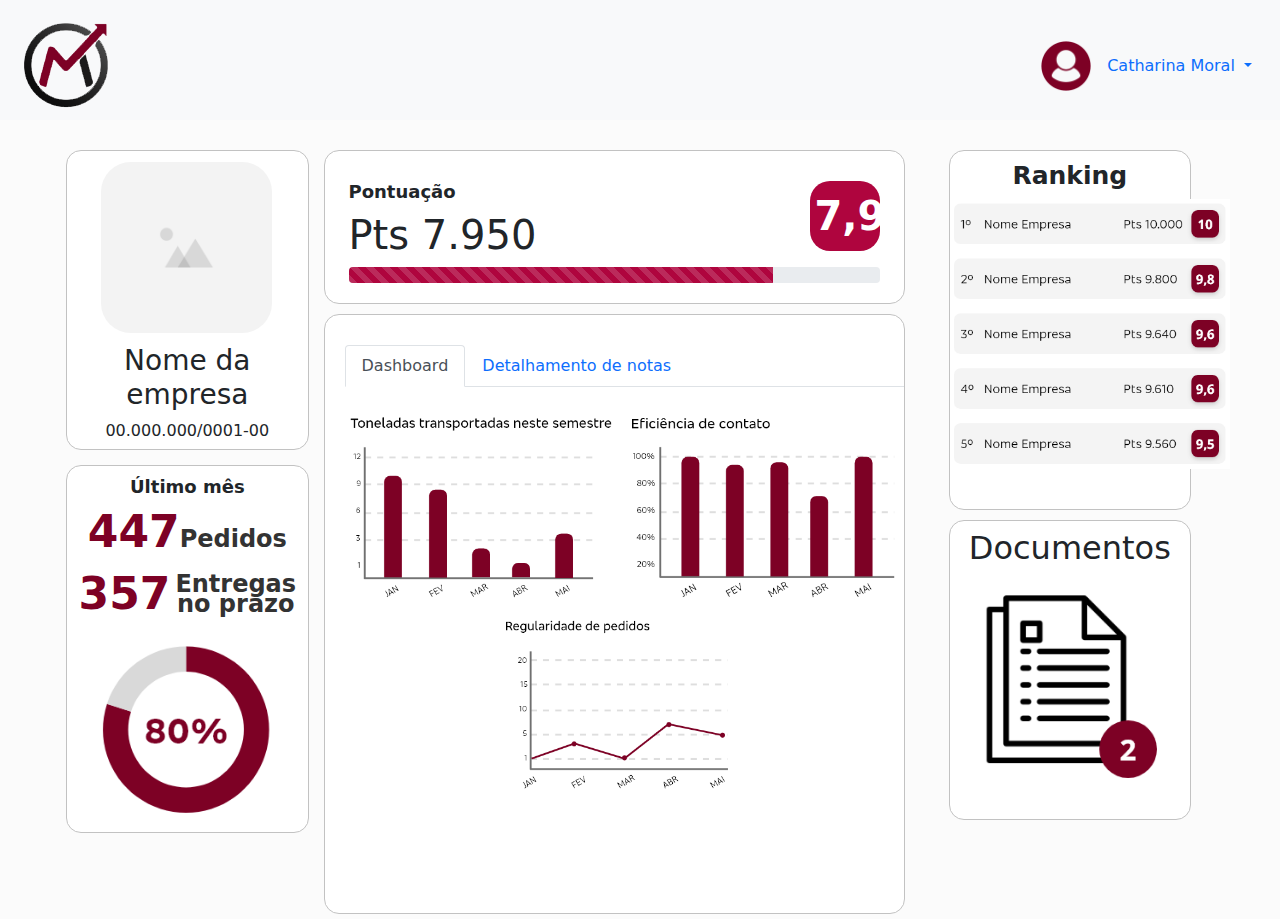
<file: index.html>
<!doctype html>
<html lang="pt-br">
  <head>
    <!-- Required meta tags -->
    <meta charset="utf-8">
    <meta name="viewport" content="width=device-width, initial-scale=1">

    <!-- CSS -->
    <link rel="stylesheet" href="css/main.css" />

    <title>Dashboard do Fornecedor</title>
  </head>
  <body>
 
         
        <!-- HEADER -->
            
            
            <nav class="navbar navbar-expand-lg navbar-light bg-light headerh">
                <div class="container-fluid">
                  <a class="navbar-brand" href="#">
                    <img src="./assets/imagens/logo.png" alt="Usuário" />
                  </a>
                  <button class="navbar-toggler" type="button" data-bs-toggle="collapse" data-bs-target="#navbarSupportedContent" aria-controls="navbarSupportedContent" aria-expanded="false" aria-label="Toggle navigation">
                    <span class="navbar-toggler-icon"></span>
                  </button>
                  <div class="collapse navbar-collapse" id="navbarSupportedContent">
                        <ul class="navbar-nav me-auto mb-2 mb-lg-0">
                        <li class="nav-item">
                            <a class="nav-link active" aria-current="page" href="#"></a>
                        </li>                                    
                        </ul>
                        
                    <img src="./assets/icones/user.png" alt="Usuário"  class="img-fluid img-user"/>
                    <div class="nav-item dropdown">
                        <a class="nav-link dropdown-toggle" href="#" id="navbarDropdown" role="button" data-bs-toggle="dropdown" aria-expanded="false">
                            Catharina Moral
                        </a>
                     <ul class="dropdown-menu" aria-labelledby="navbarDropdown">
                        <li><a class="dropdown-item" href="#">Perfil</a></li>
                        <li><a class="dropdown-item" href="#">Configurações</a></li>
                        <li><hr class="dropdown-divider"></li>
                        <li><a class="dropdown-item" href="#">Sair</a></li>
                      </ul>
                    </div>
                  </div>
                </div>
              </nav>
           
        <!-- FIM HEADER -->
        
          <div class="container">
              <div class="row px-3">
                  <div class="col">
                <div class="col-9 card-0">
                    <img class="py-2" src="./assets/imagens/image.png">
                    <h3>Nome da empresa</h3>
                    <p>00.000.000/0001-00</p>
                </div>
                <div class="col-9 card-2">
                
                    <h2>Último mês</h2>
                    <h3>447<span>Pedidos</span></h3>
                    <div class="horizontal center">
                    <h3>357</h3><p class="bold">Entregas <br/>no prazo</p>
                    </div>
                    <img src="./assets/imagens/gf-ciculo1.png">
                </div>
                </div>
                <div class="col-6 col-card ">
                    <div class="card-1 left-card  px-4">
                    <div class="aling-box ">
                        <div>
                            <h2>Pontuação</h2>
                            <h1>Pts 7.950</h1>
                       </div>
                        <div class="number">
                            <p>7,9</p>
                        </div>
                    </div>
                    <div class="progress">
                        <div class="progress-bar progress-bar-striped bg-danger" role="progressbar" style="width: 80%" aria-valuenow="80" aria-valuemin="0" aria-valuemax="80"></div>
                      </div>
                    </div>

                    <div class="card-1 left-card card-tab ">

                        
                      <!-- Tabs navs -->
<ul class="nav nav-tabs mb-3" id="ex1" role="tablist">
    <li class="nav-item" role="presentation">
      <a
        class="nav-link active"
        id="ex1-tab-1"
        data-mdb-toggle="tab"
        href="#ex1-tabs-1"
        role="tab"
        aria-controls="ex1-tabs-1"
        aria-selected="true"
        >Dashboard</a
      >
    </li>
    <li class="nav-item" role="presentation">
      <a
        class="nav-link"
        id="ex1-tab-2"
        data-mdb-toggle="tab"
        href="pages/tela7.html"
        role="tab"
        aria-controls="ex1-tabs-2"
        aria-selected="false"
        > Detalhamento de notas</a
      >
    </li>
   
  </ul>
  <!-- Tabs navs -->
  
  <!-- Tabs content -->
  <div class="tab-content" id="ex1-content">
    <div
      class="tab-pane fade show active"
      id="ex1-tabs-1"
      role="tabpanel"
      aria-labelledby="ex1-tab-1"
    >
      <img class="img-tab" src="./assets/imagens/gf-tab1.png">
    </div>
    <div class="tab-pane fade" id="ex1-tabs-2" role="tabpanel" aria-labelledby="ex1-tab-2">
      Tab 2 content
    </div>
    <div class="tab-pane fade" id="ex1-tabs-3" role="tabpanel" aria-labelledby="ex1-tab-3">
      Tab 3 content
    </div>
  </div>
  <!-- Tabs content -->
                    
                      </div>

                </div>
               
                
                <div class="col">
                        <div class="col-9 card-r ml-2">
                            <h2>Ranking</h2>
                            <img class="imgrank"src="./assets/imagens/tabela.png">
                        
                        </div>
                        <div class="col-9 card-r2 ml-2 mt-10">
                          <h2 class="py-2">Documentos</h2>
                          <button type="button" class="btn-primary button2" data-bs-toggle="modal" data-bs-target="#modal1">
                          <img class="imgdoc"src="./assets/imagens/img-doc.png">
                         </button>
                          <div class="modal" id="modal1">
                            <div class="modal-dialog">
                              <div class="modal-content">
                                <div class="modal-header txt-header">
                                  <h4>Documentos</h4>
                                  <button type="button" class="btn-close" data-bs-dismiss="modal"></button>
                                </div>
                                <div class="modal-body">

                                  <div class="table-responsive">
                                    <table class="table">
                                      
                                      <tbody>
                                        <tr class="col-md-6">
                                          
                                          <td class="col-6 txt-bold color-txt">Ficha cadastral</td>
                                          <td class="col-6">Até 25/10</td>
                                          <td class="td-modal col-4"><img src="./assets/icones/file.png"></td>
                                      
                                        </tr>
                                        <tr class="col-md-6">
                                          
                                          <td class="col-6 txt-bold color-txt">Contrato Social</td>
                                          <td class="col-8">Até 25/10</td>
                                          <td class="td-modal col-4"><img src="./assets/icones/file.png"></td>
                                      
                                        </tr>
                                        <tr class="col-md-6">
                                          
                                          <td class="col-6 txt-bold">Sintegra</td>
                                          <td class="col-6 td-enviado">Enviado</td>
                                          <td class="td-modal col-4"><button class="btn-modal">Alterar<button</td>
                                      
                                        </tr>
                                        <tr class="col-md-6">
                                          
                                          <td class="col-6 txt-bold">Conta bancária</td>
                                          <td class="col-6 td-enviado">Enviado</td>
                                          <td class="td-modal col-4"><button class="btn-modal">Alterar<button</td>
                                      
                                        </tr>
                                        
                                       
                                      </tbody>
                                    </table>
                                  </div>

                                </div>
                              </div>
                            </div>
                          </div>
                      </div>
                      
              </div>
                </div>
                

              </div>
              

             
            
              
        </div>
         


    

    <!-- SCRITPS-->
    <script src="https://cdn.jsdelivr.net/npm/bootstrap@5.1.3/dist/js/bootstrap.bundle.min.js" integrity="sha384-ka7Sk0Gln4gmtz2MlQnikT1wXgYsOg+OMhuP+IlRH9sENBO0LRn5q+8nbTov4+1p" crossorigin="anonymous"></script>

    <!-- Option 2: Separate Popper and Bootstrap JS -->
    <!--
    <script src="https://cdn.jsdelivr.net/npm/@popperjs/core@2.10.2/dist/umd/popper.min.js" integrity="sha384-7+zCNj/IqJ95wo16oMtfsKbZ9ccEh31eOz1HGyDuCQ6wgnyJNSYdrPa03rtR1zdB" crossorigin="anonymous"></script>
    <script src="https://cdn.jsdelivr.net/npm/bootstrap@5.1.3/dist/js/bootstrap.min.js" integrity="sha384-QJHtvGhmr9XOIpI6YVutG+2QOK9T+ZnN4kzFN1RtK3zEFEIsxhlmWl5/YESvpZ13" crossorigin="anonymous"></script>
    -->
  </body>
</html>
</file>
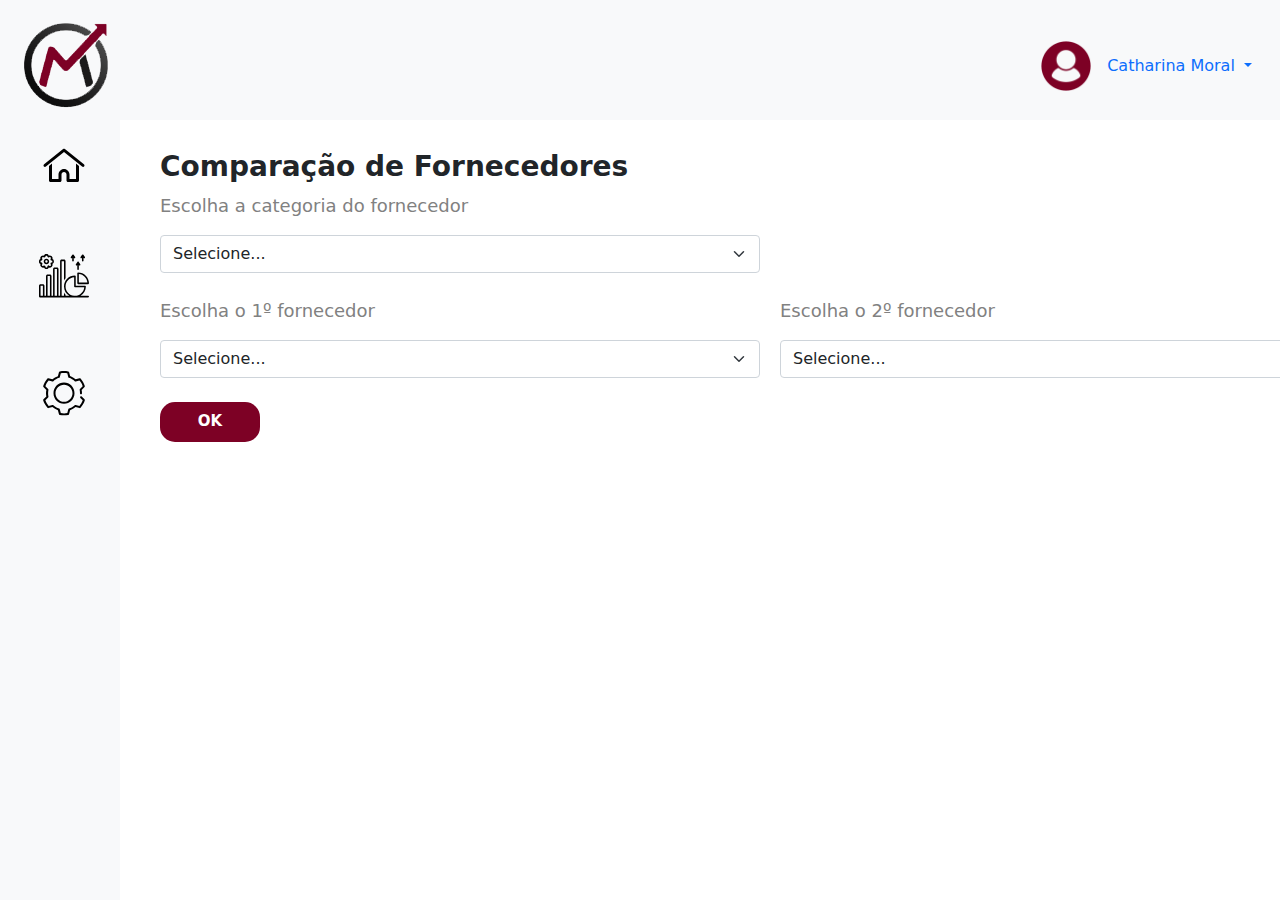
<file: pages/tela2.html>
<!doctype html>
<html lang="pt-br">
  <head>
    <!-- Required meta tags -->
    <meta charset="utf-8">
    <meta name="viewport" content="width=device-width, initial-scale=1">

    <!-- CSS -->
    <link rel="stylesheet" href="../css/main.css" />

    <title>FEMSA - TELA 2</title>
  </head>
  <body>
 
    <div class="headerh">
        <h2>Teste</h2>
    </div>     
        <!-- HEADER -->
            
            
            <nav class="navbar navbar-expand-lg navbar-light bg-light headerh">
                <div class="container-fluid">
                  <a class="navbar-brand" href="#">
                    <img src="../assets/imagens/logo.png" alt="Usuário" />
                  </a>
                  <button class="navbar-toggler" type="button" data-bs-toggle="collapse" data-bs-target="#navbarSupportedContent" aria-controls="navbarSupportedContent" aria-expanded="false" aria-label="Toggle navigation">
                    <span class="navbar-toggler-icon"></span>
                  </button>
                  <div class="collapse navbar-collapse" id="navbarSupportedContent">
                        <ul class="navbar-nav me-auto mb-2 mb-lg-0">
                        <li class="nav-item">
                            <a class="nav-link active" aria-current="page" href="#"></a>
                        </li>                                    
                        </ul>
                        
                    <img src="../assets/icones/user.png" alt="Usuário"  class="img-fluid img-user"/>
                    <div class="nav-item dropdown">
                        <a class="nav-link dropdown-toggle" href="#" id="navbarDropdown" role="button" data-bs-toggle="dropdown" aria-expanded="false">
                            Catharina Moral
                        </a>
                     <ul class="dropdown-menu" aria-labelledby="navbarDropdown">
                        <li><a class="dropdown-item" href="#">Perfil</a></li>
                        <li><a class="dropdown-item" href="#">Configurações</a></li>
                        <li><hr class="dropdown-divider"></li>
                        <li><a class="dropdown-item" href="#">Sair</a></li>
                      </ul>
                    </div>
                  </div>
                </div>
              </nav>
           
        <!-- FIM HEADER -->
        <div class="sidenav">
            <a href="../index.html"><img class="img-fluid img-icon" src="../assets/icones/home.svg"></a>
            <a href="tela2.html"><img class="img-fluid img-icon" src="../assets/icones/grafico.svg"></a>
            <a href="tela4.html"><img class="img-fluid img-icon" src="../assets/icones/config.svg"></a>

          </div>
          <div class="main">
              <div class="alinhamento">
                    <div>
                        <h3>Comparação de Fornecedores</h3>
                        <p>Escolha a categoria do fornecedor</p>
                        <div class="selectInput"> 
                          <select class="form-select col-14" aria-label="Default select example">
                            <option selected>Selecione...</option>
                            <option value="1">Papelaria</option>
                            <option value="2">Matéria-Prima</option>
                            <option value="3">Reciclagem</option>
                          </select>
                        </div>
                    </div>
                  
        </div>
            <div class="linha">
            <div>
              <div class="selectInput py-4"> 
                <p>Escolha o 1º fornecedor</p>
                <select class="form-select col-14" aria-label="Default select example">
                  <option selected>Selecione...</option>
                  <option value="1">Jambo Equip. TM</option>
                  <option value="2">Lojas Americanas e Companhias</option>
                  <option value="3">Adoteto ORI Embalagens</option>
                </select>
              </div>
            </div>
            <div >
                
                    <div class="table-responsive py-4 mg-20">
                        <p>Escolha o 2º fornecedor</p>
                            <div class="selectInput"> 
                                  <select class="form-select col-14" aria-label="Default select example">
                                    <option selected>Selecione...</option>
                                    <option value="1" disabled>Jambo Equip. TM</option>
                                    <option value="2">Lojas Americanas e Companhias</option>
                                    <option value="3">Adoteto ORI Embalagens</option>
                                  </select>
                            </div>                  
                    </div>
                  
            </div>
          
        </div>
        <button class="btn-ok" onclick="window.location.href='tela3.html'">OK</button>
          </div>


    

    <!-- SCRITPS-->
    <script src="https://cdn.jsdelivr.net/npm/bootstrap@5.1.3/dist/js/bootstrap.bundle.min.js" integrity="sha384-ka7Sk0Gln4gmtz2MlQnikT1wXgYsOg+OMhuP+IlRH9sENBO0LRn5q+8nbTov4+1p" crossorigin="anonymous"></script>

    <!-- Option 2: Separate Popper and Bootstrap JS -->
    <!--
    <script src="https://cdn.jsdelivr.net/npm/@popperjs/core@2.10.2/dist/umd/popper.min.js" integrity="sha384-7+zCNj/IqJ95wo16oMtfsKbZ9ccEh31eOz1HGyDuCQ6wgnyJNSYdrPa03rtR1zdB" crossorigin="anonymous"></script>
    <script src="https://cdn.jsdelivr.net/npm/bootstrap@5.1.3/dist/js/bootstrap.min.js" integrity="sha384-QJHtvGhmr9XOIpI6YVutG+2QOK9T+ZnN4kzFN1RtK3zEFEIsxhlmWl5/YESvpZ13" crossorigin="anonymous"></script>
    -->
  </body>
</html>
</file>
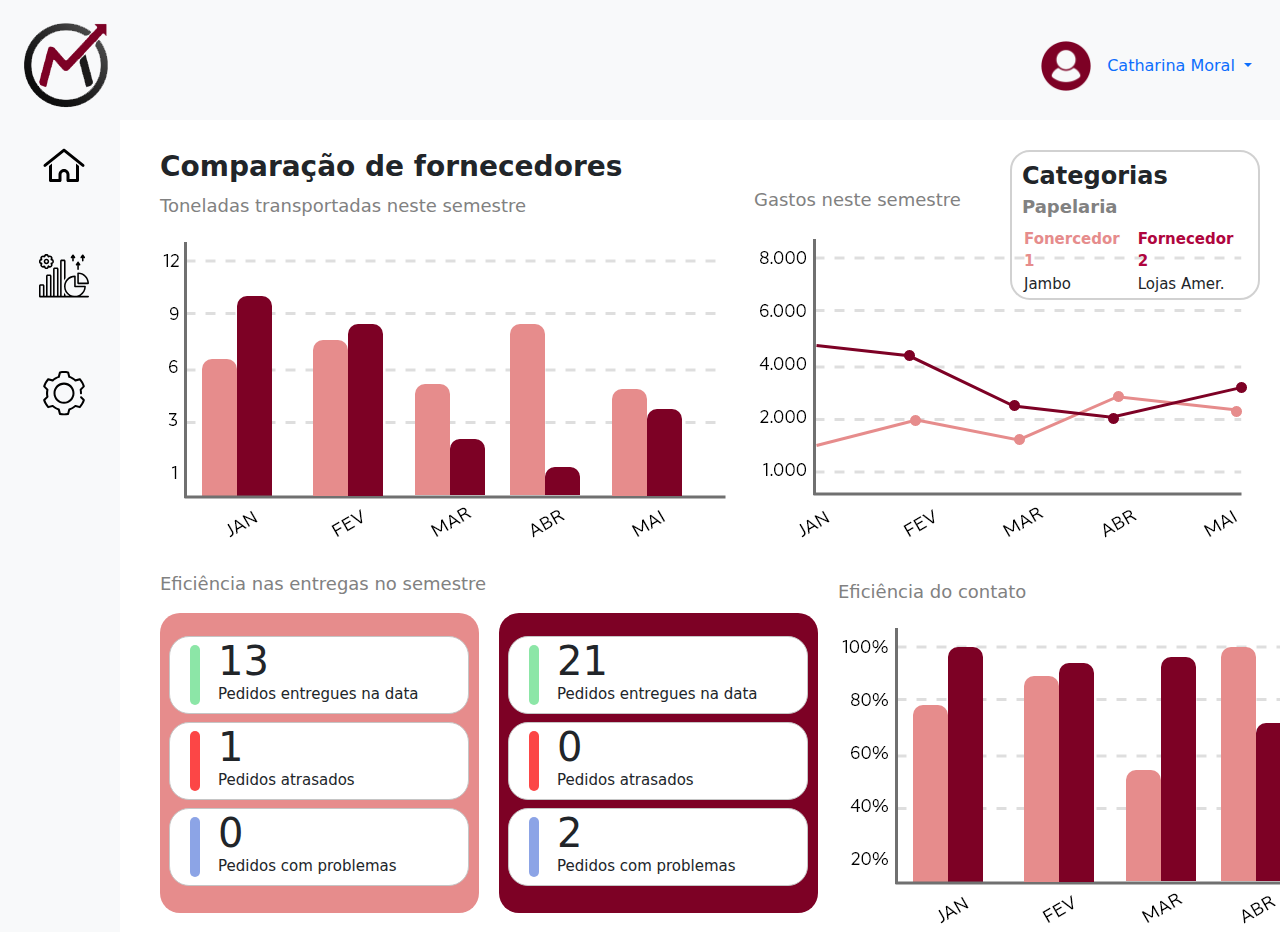
<file: pages/tela3.html>
<!doctype html>
<html lang="pt-br">
  <head>
    <!-- Required meta tags -->
    <meta charset="utf-8">
    <meta name="viewport" content="width=device-width, initial-scale=1">

    <!-- CSS -->
    <link rel="stylesheet" href="../css/main.css" />

    <title>FEMSA - TELA 3</title>
  </head>
  <body>
 
    <div class="headerh">
        <h2>Teste</h2>
    </div>     
        <!-- HEADER -->
            
            
            <nav class="navbar navbar-expand-lg navbar-light bg-light headerh">
                <div class="container-fluid">
                  <a class="navbar-brand" href="#">
                    <img src="../assets/imagens/logo.png" alt="Usuário" />
                  </a>
                  <button class="navbar-toggler" type="button" data-bs-toggle="collapse" data-bs-target="#navbarSupportedContent" aria-controls="navbarSupportedContent" aria-expanded="false" aria-label="Toggle navigation">
                    <span class="navbar-toggler-icon"></span>
                  </button>
                  <div class="collapse navbar-collapse" id="navbarSupportedContent">
                        <ul class="navbar-nav me-auto mb-2 mb-lg-0">
                        <li class="nav-item">
                            <a class="nav-link active" aria-current="page" href="#"></a>
                        </li>                                    
                        </ul>
                        
                    <img src="../assets/icones/user.png" alt="Usuário"  class="img-fluid img-user"/>
                    <div class="nav-item dropdown">
                        <a class="nav-link dropdown-toggle" href="#" id="navbarDropdown" role="button" data-bs-toggle="dropdown" aria-expanded="false">
                            Catharina Moral
                        </a>
                     <ul class="dropdown-menu" aria-labelledby="navbarDropdown">
                        <li><a class="dropdown-item" href="#">Perfil</a></li>
                        <li><a class="dropdown-item" href="#">Configurações</a></li>
                        <li><hr class="dropdown-divider"></li>
                        <li><a class="dropdown-item" href="#">Sair</a></li>
                      </ul>
                    </div>
                  </div>
                </div>
              </nav>
           
        <!-- FIM HEADER -->
        <div class="sidenav">
            <a href="../index.html"><img class="img-fluid img-icon" src="../assets/icones/home.svg"></a>
            <a href="tela2.html"><img class="img-fluid img-icon" src="../assets/icones/grafico.svg"></a>
            <a href="tela4.html"><img class="img-fluid img-icon" src="../assets/icones/config.svg"></a>

          </div>
          <div class="main">
              <div class="alinhamento">
                    <div>
                        <h3>Comparação de fornecedores</h3>
                        <p>Toneladas transportadas neste semestre</p>
                        <img class="img-fluid col-14" src="../assets/imagens/grafico3.png" />
                    </div>
                    
                    <div class="px-4 col-3 pd-6">
                        <h3></h3>
                        <p>Gastos neste semestre</p>
                        <div>
                            <img  src="../assets/imagens/grafico4.png" />
                    </div>
                    </div>
                    <div class="box-catg float-right">
                       
                            <div><h4>Categorias <br /><span>Papelaria</span></h4></div>
                            <div class="horizontal">
                                <ul>
                                    <li class="fornecedor-1">Fonercedor 1</li>
                                    <li>Jambo</li>
                                </ul>
                                <ul>
                                    <li class="fornecedor-2">Fornecedor 2</li>
                                    <li>Lojas Amer.</li>
                                </ul>
                           </div>
                       
                    </div>
        </div>
        <div class="titulo-grafico"> <p>Eficiência nas entregas no semestre</p></div>
            <div class="linha">
             
            <div class="horizontal">
              
                <div class="cor-tab1">
                    
                    <ul class="aling vertical">
                        <li class="box-g2">
                            <div class="linha-grafico4"></div>
                            <div><h4 class="numero"> 13 <br/><span>Pedidos entregues na data</span></h4></div>                                
                        </li>
                        <li class="box-g2">
                            <div class="linha-grafico5"></div>
                            <div><h4 class="numero"> 1 <br/><span>Pedidos atrasados</span></h4></div>                                
                        </li>
                        <li class="box-g2">
                            <div class="linha-grafico6"></div>
                            <div><h4 class="numero"> 0 <br/><span>Pedidos com problemas</span></h4></div>                                
                        </li>
                      
                    </ul>
                </div>

                <div class="cor-tab2">
                    <ul class="aling vertical">
                        <li class="box-g2">
                            <div class="linha-grafico4"></div>
                            <div><h4 class="numero"> 21 <br/><span>Pedidos entregues na data</span></h4></div>                                
                        </li>
                        <li class="box-g2">
                            <div class="linha-grafico5"></div>
                            <div><h4 class="numero"> 0 <br/><span>Pedidos atrasados</span></h4></div>                                
                        </li>
                        <li class="box-g2">
                            <div class="linha-grafico6"></div>
                            <div><h4 class="numero"> 2 <br/><span>Pedidos com problemas</span></h4></div>                                
                        </li>
                     
                    </ul>
                </div>

                
            </div>
            <div class="ml-20 mb-20">
                <p>Eficiência do contato</p>
                <div>
                    <img src="../assets/imagens/grafico5.png" />
                  </div>
            </div>
        </div>
          </div>


    

    <!-- SCRITPS-->
    <script src="https://cdn.jsdelivr.net/npm/bootstrap@5.1.3/dist/js/bootstrap.bundle.min.js" integrity="sha384-ka7Sk0Gln4gmtz2MlQnikT1wXgYsOg+OMhuP+IlRH9sENBO0LRn5q+8nbTov4+1p" crossorigin="anonymous"></script>

    <!-- Option 2: Separate Popper and Bootstrap JS -->
    <!--
    <script src="https://cdn.jsdelivr.net/npm/@popperjs/core@2.10.2/dist/umd/popper.min.js" integrity="sha384-7+zCNj/IqJ95wo16oMtfsKbZ9ccEh31eOz1HGyDuCQ6wgnyJNSYdrPa03rtR1zdB" crossorigin="anonymous"></script>
    <script src="https://cdn.jsdelivr.net/npm/bootstrap@5.1.3/dist/js/bootstrap.min.js" integrity="sha384-QJHtvGhmr9XOIpI6YVutG+2QOK9T+ZnN4kzFN1RtK3zEFEIsxhlmWl5/YESvpZ13" crossorigin="anonymous"></script>
    -->
  </body>
</html>
</file>
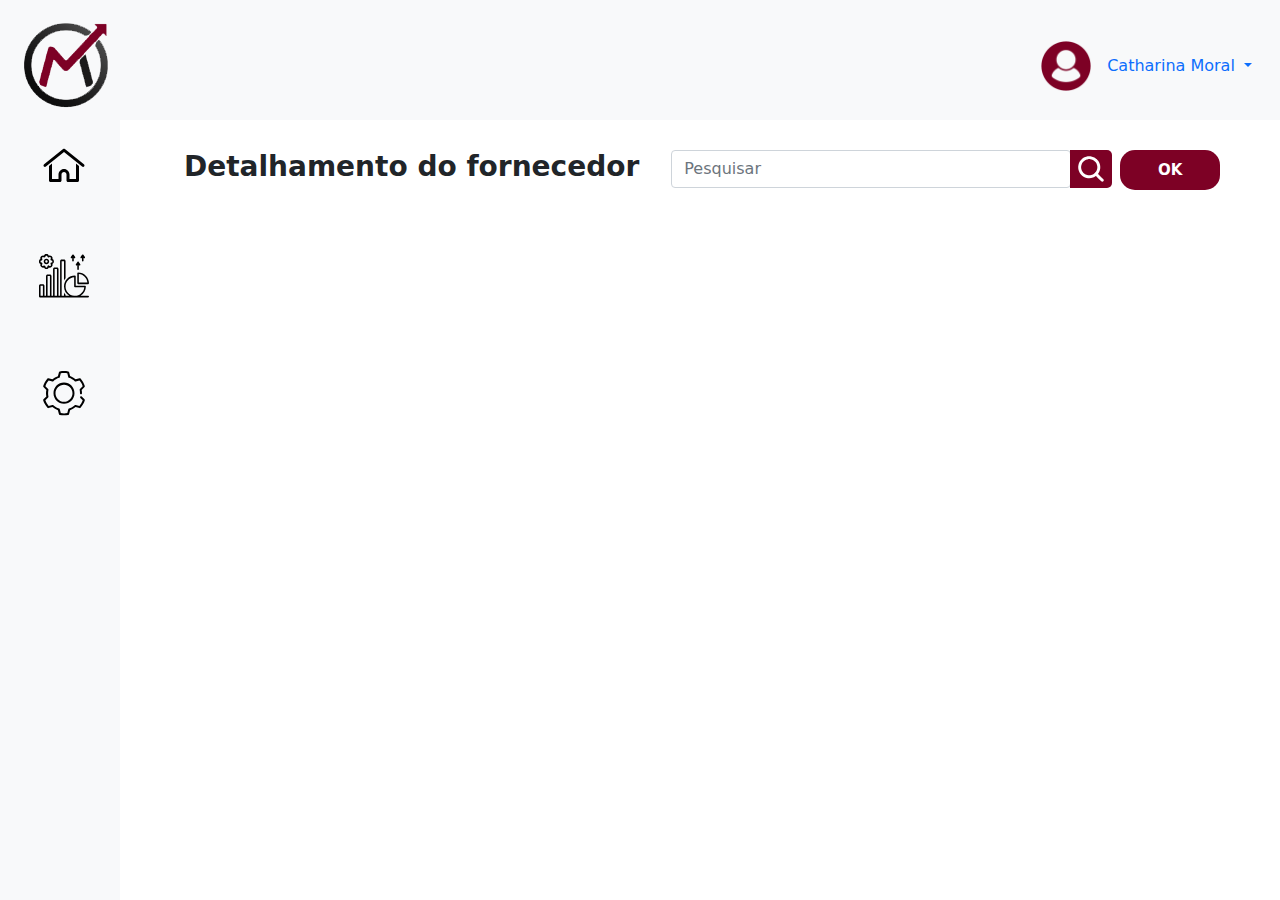
<file: pages/tela4.html>
<!doctype html>
<html lang="pt-br">
  <head>
    <!-- Required meta tags -->
    <meta charset="utf-8">
    <meta name="viewport" content="width=device-width, initial-scale=1">

    <!-- CSS -->
    <link rel="stylesheet" href="../css/main.css" />

    <title>FEMSA - TELA 4</title>
  </head>
  <body>
 
    <div class="headerh">
        <h2>Teste</h2>
    </div>     
        <!-- HEADER -->
            
            
            <nav class="navbar navbar-expand-lg navbar-light bg-light headerh">
                <div class="container-fluid">
                  <a class="navbar-brand" href="#">
                    <img src="../assets/imagens/logo.png" alt="Usuário" />
                  </a>
                  <button class="navbar-toggler" type="button" data-bs-toggle="collapse" data-bs-target="#navbarSupportedContent" aria-controls="navbarSupportedContent" aria-expanded="false" aria-label="Toggle navigation">
                    <span class="navbar-toggler-icon"></span>
                  </button>
                  <div class="collapse navbar-collapse" id="navbarSupportedContent">
                        <ul class="navbar-nav me-auto mb-2 mb-lg-0">
                        <li class="nav-item">
                            <a class="nav-link active" aria-current="page" href="#"></a>
                        </li>                                    
                        </ul>
                        
                    <img src="../assets/icones/user.png" alt="Usuário"  class="img-fluid img-user"/>
                    <div class="nav-item dropdown">
                        <a class="nav-link dropdown-toggle" href="#" id="navbarDropdown" role="button" data-bs-toggle="dropdown" aria-expanded="false">
                            Catharina Moral
                        </a>
                     <ul class="dropdown-menu" aria-labelledby="navbarDropdown">
                        <li><a class="dropdown-item" href="#">Perfil</a></li>
                        <li><a class="dropdown-item" href="#">Configurações</a></li>
                        <li><hr class="dropdown-divider"></li>
                        <li><a class="dropdown-item" href="#">Sair</a></li>
                      </ul>
                    </div>
                  </div>
                </div>
              </nav>
           
        <!-- FIM HEADER -->
        <div class="sidenav">
          <a href="../index.html"><img class="img-fluid img-icon" src="../assets/icones/home.svg"></a>
          <a href="tela2.html"><img class="img-fluid img-icon" src="../assets/icones/grafico.svg"></a>
          <a href="tela4.html"><img class="img-fluid img-icon" src="../assets/icones/config.svg"></a>

          </div>
          <div class="main horizontal">
            <h3 class="px-4">Detalhamento do fornecedor</h3>
              <div class="alinhamento">
                    <div>
                       
                        <div class="input-group search px-2">
                            <div class="form-outline">
                              <input id="search-focus" type="search" id="form1" class="form-control" placeholder="Pesquisar" />
                             
                            </div>
                            <button type="button" class="btnP">
                              <img  class="iconP" src="../assets/icones/pesquisa.svg">
                            </button>
                          </div>
                    </div>
                </div>
                <button class="btn-ok" onclick="window.location.href='tela5.html'">OK</button>
                  </div>
        </div>
            
          
        


    

    <!-- SCRITPS-->
    <script src="https://cdn.jsdelivr.net/npm/bootstrap@5.1.3/dist/js/bootstrap.bundle.min.js" integrity="sha384-ka7Sk0Gln4gmtz2MlQnikT1wXgYsOg+OMhuP+IlRH9sENBO0LRn5q+8nbTov4+1p" crossorigin="anonymous"></script>

    <!-- Option 2: Separate Popper and Bootstrap JS -->
    <!--
    <script src="https://cdn.jsdelivr.net/npm/@popperjs/core@2.10.2/dist/umd/popper.min.js" integrity="sha384-7+zCNj/IqJ95wo16oMtfsKbZ9ccEh31eOz1HGyDuCQ6wgnyJNSYdrPa03rtR1zdB" crossorigin="anonymous"></script>
    <script src="https://cdn.jsdelivr.net/npm/bootstrap@5.1.3/dist/js/bootstrap.min.js" integrity="sha384-QJHtvGhmr9XOIpI6YVutG+2QOK9T+ZnN4kzFN1RtK3zEFEIsxhlmWl5/YESvpZ13" crossorigin="anonymous"></script>
    -->
  </body>
</html>
</file>
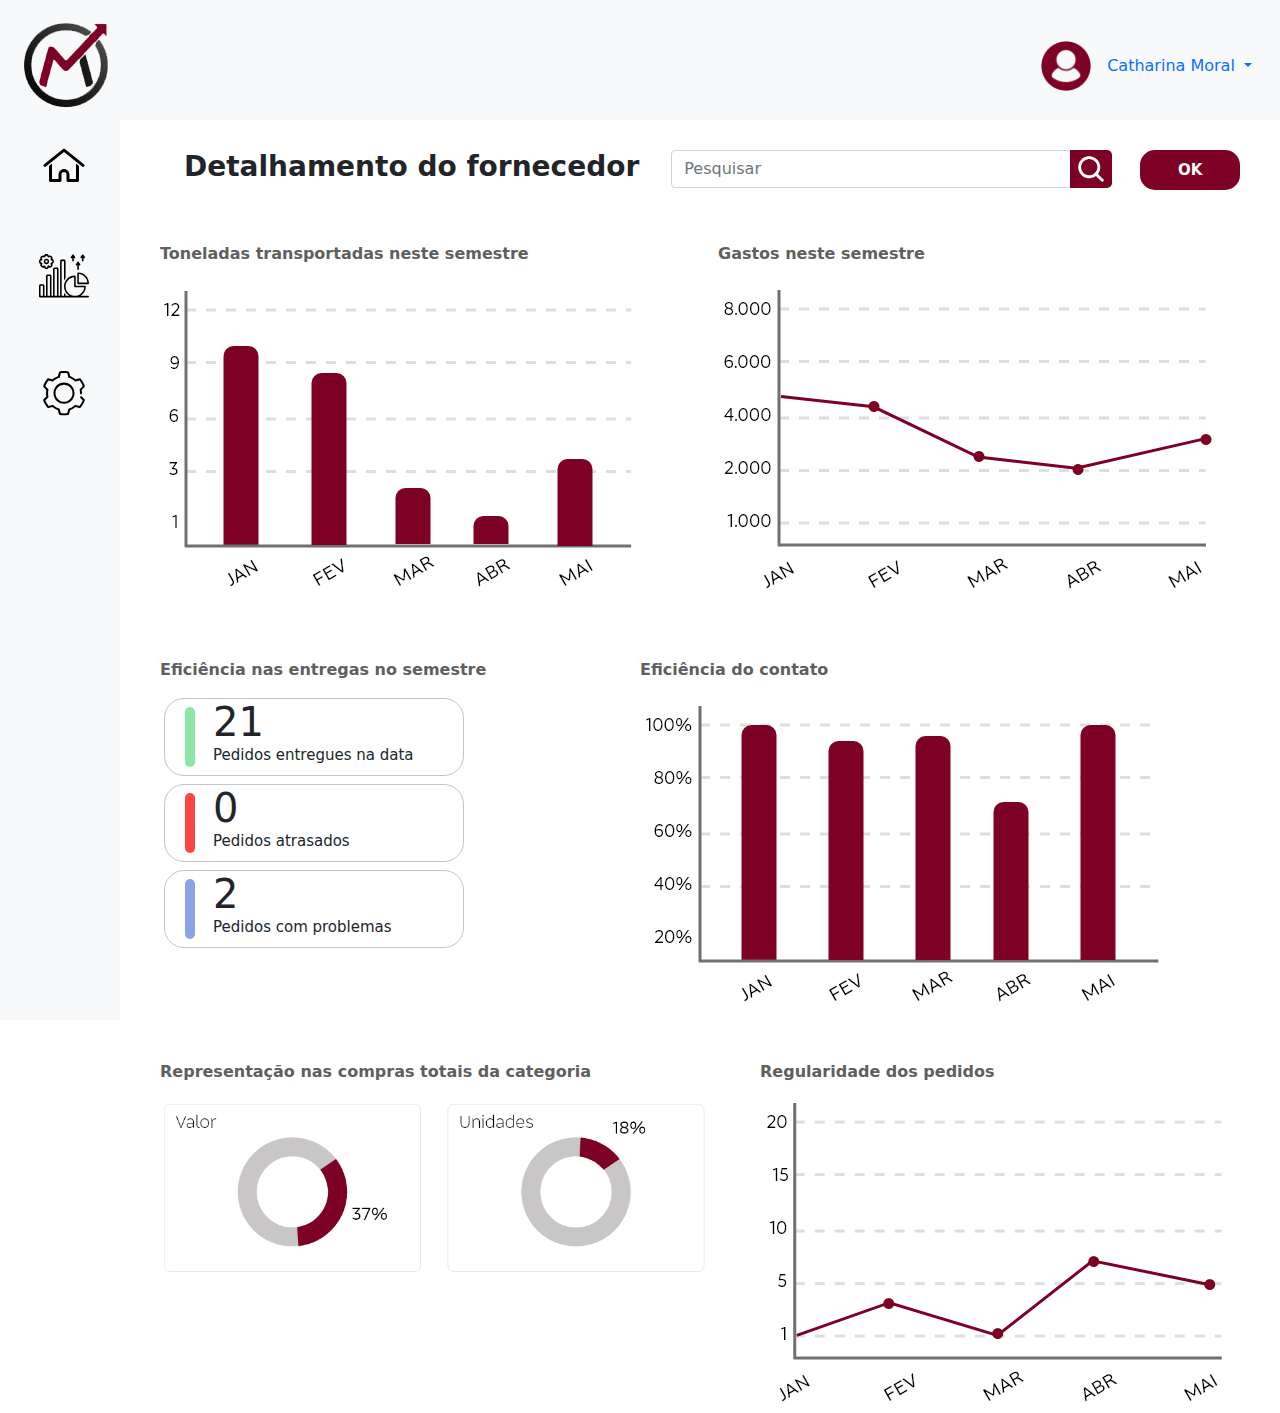
<file: pages/tela5.html>
<!doctype html>
<html lang="pt-br">
  <head>
    <!-- Required meta tags -->
    <meta charset="utf-8">
    <meta name="viewport" content="width=device-width, initial-scale=1">

    <!-- CSS -->
    <link rel="stylesheet" href="../css/main.css" />

    <title>FEMSA - TELA 5</title>
  </head>
  <body>
 
    <div class="headerh">
        <h2>Teste</h2>
    </div>     
        <!-- HEADER -->
            
            
            <nav class="navbar navbar-expand-lg navbar-light bg-light headerh">
                <div class="container-fluid">
                  <a class="navbar-brand" href="#">
                    <img src="../assets/imagens/logo.png" alt="Usuário" />
                  </a>
                  <button class="navbar-toggler" type="button" data-bs-toggle="collapse" data-bs-target="#navbarSupportedContent" aria-controls="navbarSupportedContent" aria-expanded="false" aria-label="Toggle navigation">
                    <span class="navbar-toggler-icon"></span>
                  </button>
                  <div class="collapse navbar-collapse" id="navbarSupportedContent">
                        <ul class="navbar-nav me-auto mb-2 mb-lg-0">
                        <li class="nav-item">
                            <a class="nav-link active" aria-current="page" href="#"></a>
                        </li>                                    
                        </ul>
                        
                    <img src="../assets/icones/user.png" alt="Usuário"  class="img-fluid img-user"/>
                    <div class="nav-item dropdown">
                        <a class="nav-link dropdown-toggle" href="#" id="navbarDropdown" role="button" data-bs-toggle="dropdown" aria-expanded="false">
                            Catharina Moral
                        </a>
                     <ul class="dropdown-menu" aria-labelledby="navbarDropdown">
                        <li><a class="dropdown-item" href="#">Perfil</a></li>
                        <li><a class="dropdown-item" href="#">Configurações</a></li>
                        <li><hr class="dropdown-divider"></li>
                        <li><a class="dropdown-item" href="#">Sair</a></li>
                      </ul>
                    </div>
                  </div>
                </div>
              </nav>
           
        <!-- FIM HEADER -->
        <div class="sidenav">
          <a href="../index.html"><img class="img-fluid img-icon" src="../assets/icones/home.svg"></a>
          <a href="tela2.html"><img class="img-fluid img-icon" src="../assets/icones/grafico.svg"></a>
          <a href="tela4.html"><img class="img-fluid img-icon" src="../assets/icones/config.svg"></a>

          </div>
          <div class="main horizontal">
            <h3 class="px-4">Detalhamento do fornecedor</h3>
              <div class="alinhamento">
                    <div>
                       
                        <div class="input-group search px-2">
                            <div class="form-outline">
                              <input id="search-focus" type="search" id="form1" class="form-control" placeholder="Pesquisar" />
                             
                            </div>
                            <button type="button" class="btnP">
                              <img  class="iconP" src="../assets/icones/pesquisa.svg">
                            </button>
                          </div>
                    </div>
                </div>
                <button class="btn-ok ml-2">OK</button>
                  </div>

                    <div class="main2 horizontal">
                        <div >
                            <p>Toneladas transportadas neste semestre</p>
                            <img class="img-fluid col-14" src="../assets/imagens/grafico6.png" />
                        </div>
                        <div class="ml-80">
                            <p>Gastos neste semestre</p>
                            <img class="img-fluid col-14" src="../assets/imagens/grafico7.png" />
                        </div>
                        
                    </div>
                    <div class="main2 horizontal">
                        <div class="cor-tab box-g4">
                            <p>Eficiência nas entregas no semestre</p>
                            <ul class="aling vertical">
                                <li class="box-g2">
                                    <div class="linha-grafico4"></div>
                                    <div><h4 class="numero"> 21 <br/><span>Pedidos entregues na data</span></h4></div>                                
                                </li>
                                <li class="box-g2">
                                    <div class="linha-grafico5"></div>
                                    <div><h4 class="numero"> 0 <br/><span>Pedidos atrasados</span></h4></div>                                
                                </li>
                                <li class="box-g2">
                                    <div class="linha-grafico6"></div>
                                    <div><h4 class="numero"> 2 <br/><span>Pedidos com problemas</span></h4></div>                                
                                </li>
                              
                            </ul>
                        </div>
                        <div class="ml-80" >
                            <p>Eficiência do contato</p>
                            <img class="img-fluid" src="../assets/imagens/grafico8.png" />
                        </div>
                    </div>
                    <div class="main2 horizontal">
                        <div class="box-g3">
                            <p>Representação nas compras totais da categoria</p>
                            <img class="img-fluid " src="../assets/imagens/grafico9.png" />
                        </div>
                        <div >
                            <p>Regularidade dos pedidos</p>
                            <img class="img-fluid " src="../assets/imagens/grafico10.png" />
                        </div>
                    </div>
        </div>
            
          
        


    

    <!-- SCRITPS-->
    <script src="https://cdn.jsdelivr.net/npm/bootstrap@5.1.3/dist/js/bootstrap.bundle.min.js" integrity="sha384-ka7Sk0Gln4gmtz2MlQnikT1wXgYsOg+OMhuP+IlRH9sENBO0LRn5q+8nbTov4+1p" crossorigin="anonymous"></script>

    <!-- Option 2: Separate Popper and Bootstrap JS -->
    <!--
    <script src="https://cdn.jsdelivr.net/npm/@popperjs/core@2.10.2/dist/umd/popper.min.js" integrity="sha384-7+zCNj/IqJ95wo16oMtfsKbZ9ccEh31eOz1HGyDuCQ6wgnyJNSYdrPa03rtR1zdB" crossorigin="anonymous"></script>
    <script src="https://cdn.jsdelivr.net/npm/bootstrap@5.1.3/dist/js/bootstrap.min.js" integrity="sha384-QJHtvGhmr9XOIpI6YVutG+2QOK9T+ZnN4kzFN1RtK3zEFEIsxhlmWl5/YESvpZ13" crossorigin="anonymous"></script>
    -->
  </body>
</html>
</file>
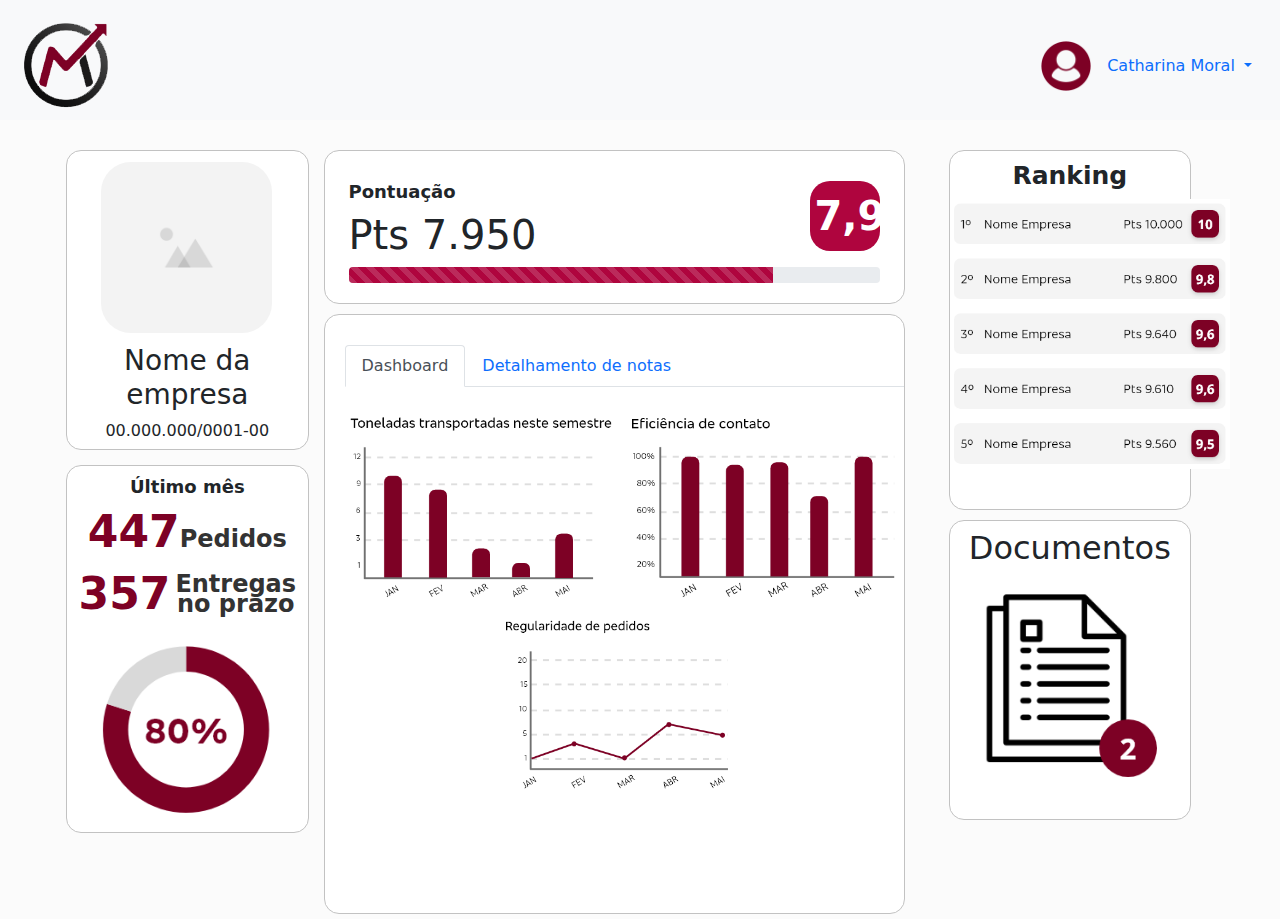
<file: pages/tela6.html>
<!doctype html>
<html lang="pt-br">
  <head>
    <!-- Required meta tags -->
    <meta charset="utf-8">
    <meta name="viewport" content="width=device-width, initial-scale=1">

    <!-- CSS -->
    <link rel="stylesheet" href="../css/main.css" />

    <title>Dashboard do Fornecedor</title>
  </head>
  <body>
 
         
        <!-- HEADER -->
            
            
            <nav class="navbar navbar-expand-lg navbar-light bg-light headerh">
                <div class="container-fluid">
                  <a class="navbar-brand" href="#">
                    <img src="../assets/imagens/logo.png" alt="Usuário" />
                  </a>
                  <button class="navbar-toggler" type="button" data-bs-toggle="collapse" data-bs-target="#navbarSupportedContent" aria-controls="navbarSupportedContent" aria-expanded="false" aria-label="Toggle navigation">
                    <span class="navbar-toggler-icon"></span>
                  </button>
                  <div class="collapse navbar-collapse" id="navbarSupportedContent">
                        <ul class="navbar-nav me-auto mb-2 mb-lg-0">
                        <li class="nav-item">
                            <a class="nav-link active" aria-current="page" href="#"></a>
                        </li>                                    
                        </ul>
                        
                    <img src="../assets/icones/user.png" alt="Usuário"  class="img-fluid img-user"/>
                    <div class="nav-item dropdown">
                        <a class="nav-link dropdown-toggle" href="#" id="navbarDropdown" role="button" data-bs-toggle="dropdown" aria-expanded="false">
                            Catharina Moral
                        </a>
                     <ul class="dropdown-menu" aria-labelledby="navbarDropdown">
                        <li><a class="dropdown-item" href="#">Perfil</a></li>
                        <li><a class="dropdown-item" href="#">Configurações</a></li>
                        <li><hr class="dropdown-divider"></li>
                        <li><a class="dropdown-item" href="#">Sair</a></li>
                      </ul>
                    </div>
                  </div>
                </div>
              </nav>
           
        <!-- FIM HEADER -->
        
          <div class="container">
              <div class="row px-3">
                  <div class="col">
                <div class="col-9 card-0">
                    <img class="py-2" src="../assets/imagens/image.png">
                    <h3>Nome da empresa</h3>
                    <p>00.000.000/0001-00</p>
                </div>
                <div class="col-9 card-2">
                
                    <h2>Último mês</h2>
                    <h3>447<span>Pedidos</span></h3>
                    <div class="horizontal center">
                    <h3>357</h3><p class="bold">Entregas <br/>no prazo</p>
                    </div>
                    <img src="../assets/imagens/gf-ciculo1.png">
                </div>
                </div>
                <div class="col-6 col-card ">
                    <div class="card-1 left-card  px-4">
                    <div class="aling-box ">
                        <div>
                            <h2>Pontuação</h2>
                            <h1>Pts 7.950</h1>
                       </div>
                        <div class="number">
                            <p>7,9</p>
                        </div>
                    </div>
                    <div class="progress">
                        <div class="progress-bar progress-bar-striped bg-danger" role="progressbar" style="width: 80%" aria-valuenow="80" aria-valuemin="0" aria-valuemax="80"></div>
                      </div>
                    </div>

                    <div class="card-1 left-card card-tab ">

                        
                      <!-- Tabs navs -->
<ul class="nav nav-tabs mb-3" id="ex1" role="tablist">
    <li class="nav-item" role="presentation">
      <a
        class="nav-link active"
        id="ex1-tab-1"
        data-mdb-toggle="tab"
        href="#ex1-tabs-1"
        role="tab"
        aria-controls="ex1-tabs-1"
        aria-selected="true"
        >Dashboard</a
      >
    </li>
    <li class="nav-item" role="presentation">
      <a
        class="nav-link"
        id="ex1-tab-2"
        data-mdb-toggle="tab"
        href="tela7.html"
        role="tab"
        aria-controls="ex1-tabs-2"
        aria-selected="false"
        > Detalhamento de notas</a
      >
    </li>
   
  </ul>
  <!-- Tabs navs -->
  
  <!-- Tabs content -->
  <div class="tab-content" id="ex1-content">
    <div
      class="tab-pane fade show active"
      id="ex1-tabs-1"
      role="tabpanel"
      aria-labelledby="ex1-tab-1"
    >
      <img class="img-tab" src="../assets/imagens/gf-tab1.png">
    </div>
    <div class="tab-pane fade" id="ex1-tabs-2" role="tabpanel" aria-labelledby="ex1-tab-2">
      Tab 2 content
    </div>
    <div class="tab-pane fade" id="ex1-tabs-3" role="tabpanel" aria-labelledby="ex1-tab-3">
      Tab 3 content
    </div>
  </div>
  <!-- Tabs content -->
                    
                      </div>

                </div>
               
                
                <div class="col">
                        <div class="col-9 card-r ml-2">
                            <h2>Ranking</h2>
                            <img class="imgrank"src="../assets/imagens/tabela.png">
                        
                        </div>
                        <div class="col-9 card-r2 ml-2 mt-10">
                            <h2 class="py-2">Documentos</h2>
                            <img class="imgdoc"src="../assets/imagens/img-doc.png">
                        </div>
                </div>
                

              </div>
              

             
            
              
        </div>
         


    

    <!-- SCRITPS-->
    <script src="https://cdn.jsdelivr.net/npm/bootstrap@5.1.3/dist/js/bootstrap.bundle.min.js" integrity="sha384-ka7Sk0Gln4gmtz2MlQnikT1wXgYsOg+OMhuP+IlRH9sENBO0LRn5q+8nbTov4+1p" crossorigin="anonymous"></script>

    <!-- Option 2: Separate Popper and Bootstrap JS -->
    <!--
    <script src="https://cdn.jsdelivr.net/npm/@popperjs/core@2.10.2/dist/umd/popper.min.js" integrity="sha384-7+zCNj/IqJ95wo16oMtfsKbZ9ccEh31eOz1HGyDuCQ6wgnyJNSYdrPa03rtR1zdB" crossorigin="anonymous"></script>
    <script src="https://cdn.jsdelivr.net/npm/bootstrap@5.1.3/dist/js/bootstrap.min.js" integrity="sha384-QJHtvGhmr9XOIpI6YVutG+2QOK9T+ZnN4kzFN1RtK3zEFEIsxhlmWl5/YESvpZ13" crossorigin="anonymous"></script>
    -->
  </body>
</html>
</file>
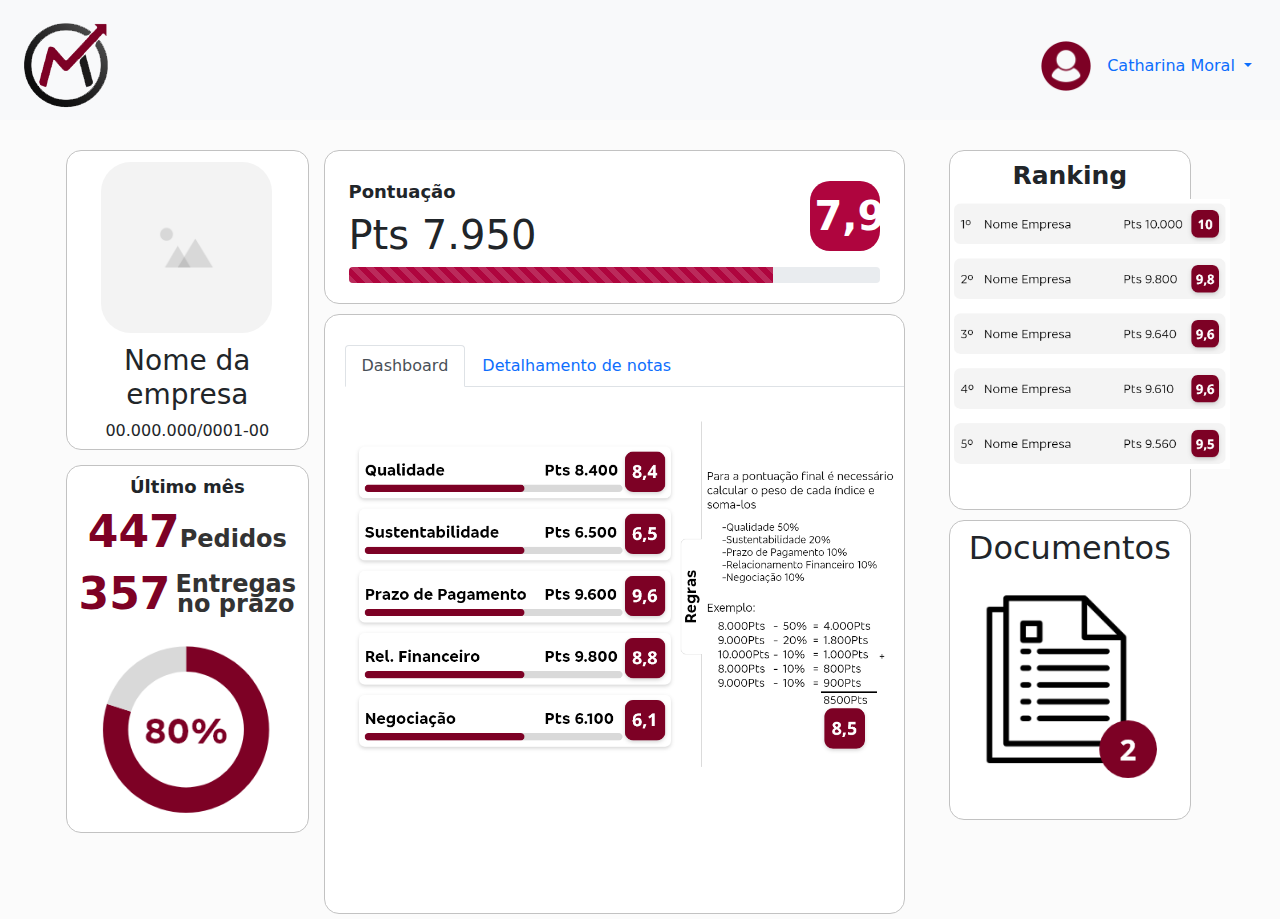
<file: pages/tela7.html>
<!doctype html>
<html lang="pt-br">
  <head>
    <!-- Required meta tags -->
    <meta charset="utf-8">
    <meta name="viewport" content="width=device-width, initial-scale=1">

    <!-- CSS -->
    <link rel="stylesheet" href="../css/main.css" />

    <title>Detalhamento de notas</title>
  </head>
  <body>
 
         
        <!-- HEADER -->
            
            
            <nav class="navbar navbar-expand-lg navbar-light bg-light headerh">
                <div class="container-fluid">
                  <a class="navbar-brand" href="#">
                    <img src="../assets/imagens/logo.png" alt="Usuário" />
                  </a>
                  <button class="navbar-toggler" type="button" data-bs-toggle="collapse" data-bs-target="#navbarSupportedContent" aria-controls="navbarSupportedContent" aria-expanded="false" aria-label="Toggle navigation">
                    <span class="navbar-toggler-icon"></span>
                  </button>
                  <div class="collapse navbar-collapse" id="navbarSupportedContent">
                        <ul class="navbar-nav me-auto mb-2 mb-lg-0">
                        <li class="nav-item">
                            <a class="nav-link active" aria-current="page" href="#"></a>
                        </li>                                    
                        </ul>
                        
                    <img src="../assets/icones/user.png" alt="Usuário"  class="img-fluid img-user"/>
                    <div class="nav-item dropdown">
                        <a class="nav-link dropdown-toggle" href="#" id="navbarDropdown" role="button" data-bs-toggle="dropdown" aria-expanded="false">
                            Catharina Moral
                        </a>
                     <ul class="dropdown-menu" aria-labelledby="navbarDropdown">
                        <li><a class="dropdown-item" href="#">Perfil</a></li>
                        <li><a class="dropdown-item" href="#">Configurações</a></li>
                        <li><hr class="dropdown-divider"></li>
                        <li><a class="dropdown-item" href="#">Sair</a></li>
                      </ul>
                    </div>
                  </div>
                </div>
              </nav>
           
        <!-- FIM HEADER -->
        
          <div class="container">
              <div class="row px-3">
                  <div class="col">
                <div class="col-9 card-0">
                    <img class="py-2" src="../assets/imagens/image.png">
                    <h3>Nome da empresa</h3>
                    <p>00.000.000/0001-00</p>
                </div>
                <div class="col-9 card-2">
                
                    <h2>Último mês</h2>
                    <h3>447<span>Pedidos</span></h3>
                    <div class="horizontal center">
                    <h3>357</h3><p class="bold">Entregas <br/>no prazo</p>
                    </div>
                    <img src="../assets/imagens/gf-ciculo1.png">
                </div>
                </div>
                <div class="col-6 col-card ">
                    <div class="card-1 left-card  px-4">
                    <div class="aling-box ">
                        <div>
                            <h2>Pontuação</h2>
                            <h1>Pts 7.950</h1>
                       </div>
                        <div class="number">
                            <p>7,9</p>
                        </div>
                    </div>
                    <div class="progress">
                        <div class="progress-bar progress-bar-striped bg-danger" role="progressbar" style="width: 80%" aria-valuenow="80" aria-valuemin="0" aria-valuemax="80"></div>
                      </div>
                    </div>

                    <div class="card-1 left-card card-tab ">

                        
                      <!-- Tabs navs -->
<ul class="nav nav-tabs mb-3" id="ex1" role="tablist">
    <li class="nav-item" role="presentation">
      <a
        class="nav-link active"
        id="ex1-tab-1"
        data-mdb-toggle="tab"
        href="#ex1-tabs-1"
        role="tab"
        aria-controls="ex1-tabs-1"
        aria-selected="true"
        >Dashboard</a
      >
    </li>
    <li class="nav-item" role="presentation">
      <a
        class="nav-link "
        id="ex1-tab-2"
        data-mdb-toggle="tab"
        href="#ex1-tabs-2"
        role="tab"
        aria-controls="ex1-tabs-2"
        aria-selected="false"
        > Detalhamento de notas</a
      >
    </li>
   
  </ul>
  <!-- Tabs navs -->
  
  <!-- Tabs content -->
  <div class="tab-content" id="ex1-content">
    <div
      class="tab-pane fade "
      id="ex1-tabs-1"
      role="tabpanel"
      aria-labelledby="ex1-tab-1"
    >
      
      <img class="img-tab" src="../assets/imagens/gf-tab1.png">
     

      

      
    </div>
    <div class="tab-pane fade show active" id="ex1-tabs-2" role="tabpanel" aria-labelledby="ex1-tab-2">
      <button type="button" class="btn-primary button2" data-bs-toggle="modal" data-bs-target="#modal1">
        <img class="img-tab" src="../assets/imagens/gf-tab3.png">
      </button>
      <div class="modal" id="modal1">
        <div class="modal-dialog modal-xl">
          <div class="modal-content">
            <div class="modal-header txt-header">
              <h4>Qualidade</h4>
              <button type="button" class="btn-close" data-bs-dismiss="modal"></button>
            </div>
            <div class="modal-body">

              <div class="table-responsive">
                <center>
                <img class="modal2" src="../assets/imagens/modal2.png">
              </center>
              </div>

            </div>
          </div>
        </div>
      </div>
    </div>
    
  </div>
  <!-- Tabs content -->
                    
                      </div>

                </div>
               
                
                <div class="col">
                        <div class="col-9 card-r ml-2">
                            <h2>Ranking</h2>
                            <img class="imgrank"src="../assets/imagens/tabela.png">
                        
                        </div>
                        <div class="col-9 card-r2 ml-2 mt-10">
                          <h2 class="py-2">Documentos</h2>
                          <button type="button" class="btn-primary button2" data-bs-toggle="modal" data-bs-target="#modal2">
                          <img class="imgdoc"src="../assets/imagens/img-doc.png">
                         </button>
                          <div class="modal" id="modal2">
                            <div class="modal-dialog">
                              <div class="modal-content">
                                <div class="modal-header txt-header">
                                  <h4>Documentos</h4>
                                  <button type="button" class="btn-close" data-bs-dismiss="modal"></button>
                                </div>
                                <div class="modal-body">

                                  <div class="table-responsive">
                                    <table class="table">
                                      
                                      <tbody>
                                        <tr class="col-md-6">
                                          
                                          <td class="col-6 txt-bold color-txt">Ficha cadastral</td>
                                          <td class="col-6">Até 25/10</td>
                                          <td class="td-modal col-4"><img src="../assets/icones/file.png"></td>
                                      
                                        </tr>
                                        <tr class="col-md-6">
                                          
                                          <td class="col-6 txt-bold color-txt">Contrato Social</td>
                                          <td class="col-8">Até 25/10</td>
                                          <td class="td-modal col-4"><img src="../assets/icones/file.png"></td>
                                      
                                        </tr>
                                        <tr class="col-md-6">
                                          
                                          <td class="col-6 txt-bold">Sintegra</td>
                                          <td class="col-6 td-enviado">Enviado</td>
                                          <td class="td-modal col-4"><button class="btn-modal">Alterar<button</td>
                                      
                                        </tr>
                                        <tr class="col-md-6">
                                          
                                          <td class="col-6 txt-bold">Conta bancária</td>
                                          <td class="col-6 td-enviado">Enviado</td>
                                          <td class="td-modal col-4"><button class="btn-modal">Alterar<button</td>
                                      
                                        </tr>
                                        
                                       
                                      </tbody>
                                    </table>
                                  </div>

                                </div>
                              </div>
                            </div>
                          </div>
                      </div>
                      
              </div>
                </div>
                

              </div>
              

             
            
              
        </div>
         


    

    <!-- SCRITPS-->
    <script src="https://cdn.jsdelivr.net/npm/bootstrap@5.1.3/dist/js/bootstrap.bundle.min.js" integrity="sha384-ka7Sk0Gln4gmtz2MlQnikT1wXgYsOg+OMhuP+IlRH9sENBO0LRn5q+8nbTov4+1p" crossorigin="anonymous"></script>

    <!-- Option 2: Separate Popper and Bootstrap JS -->
    <!--
    <script src="https://cdn.jsdelivr.net/npm/@popperjs/core@2.10.2/dist/umd/popper.min.js" integrity="sha384-7+zCNj/IqJ95wo16oMtfsKbZ9ccEh31eOz1HGyDuCQ6wgnyJNSYdrPa03rtR1zdB" crossorigin="anonymous"></script>
    <script src="https://cdn.jsdelivr.net/npm/bootstrap@5.1.3/dist/js/bootstrap.min.js" integrity="sha384-QJHtvGhmr9XOIpI6YVutG+2QOK9T+ZnN4kzFN1RtK3zEFEIsxhlmWl5/YESvpZ13" crossorigin="anonymous"></script>
    -->
  </body>
</html>
</file>
<file: css/main.css>
@import url(./bootstrap.min.css);
@import url(./custom.css);
@import url(./responsivo.css);
</file>
